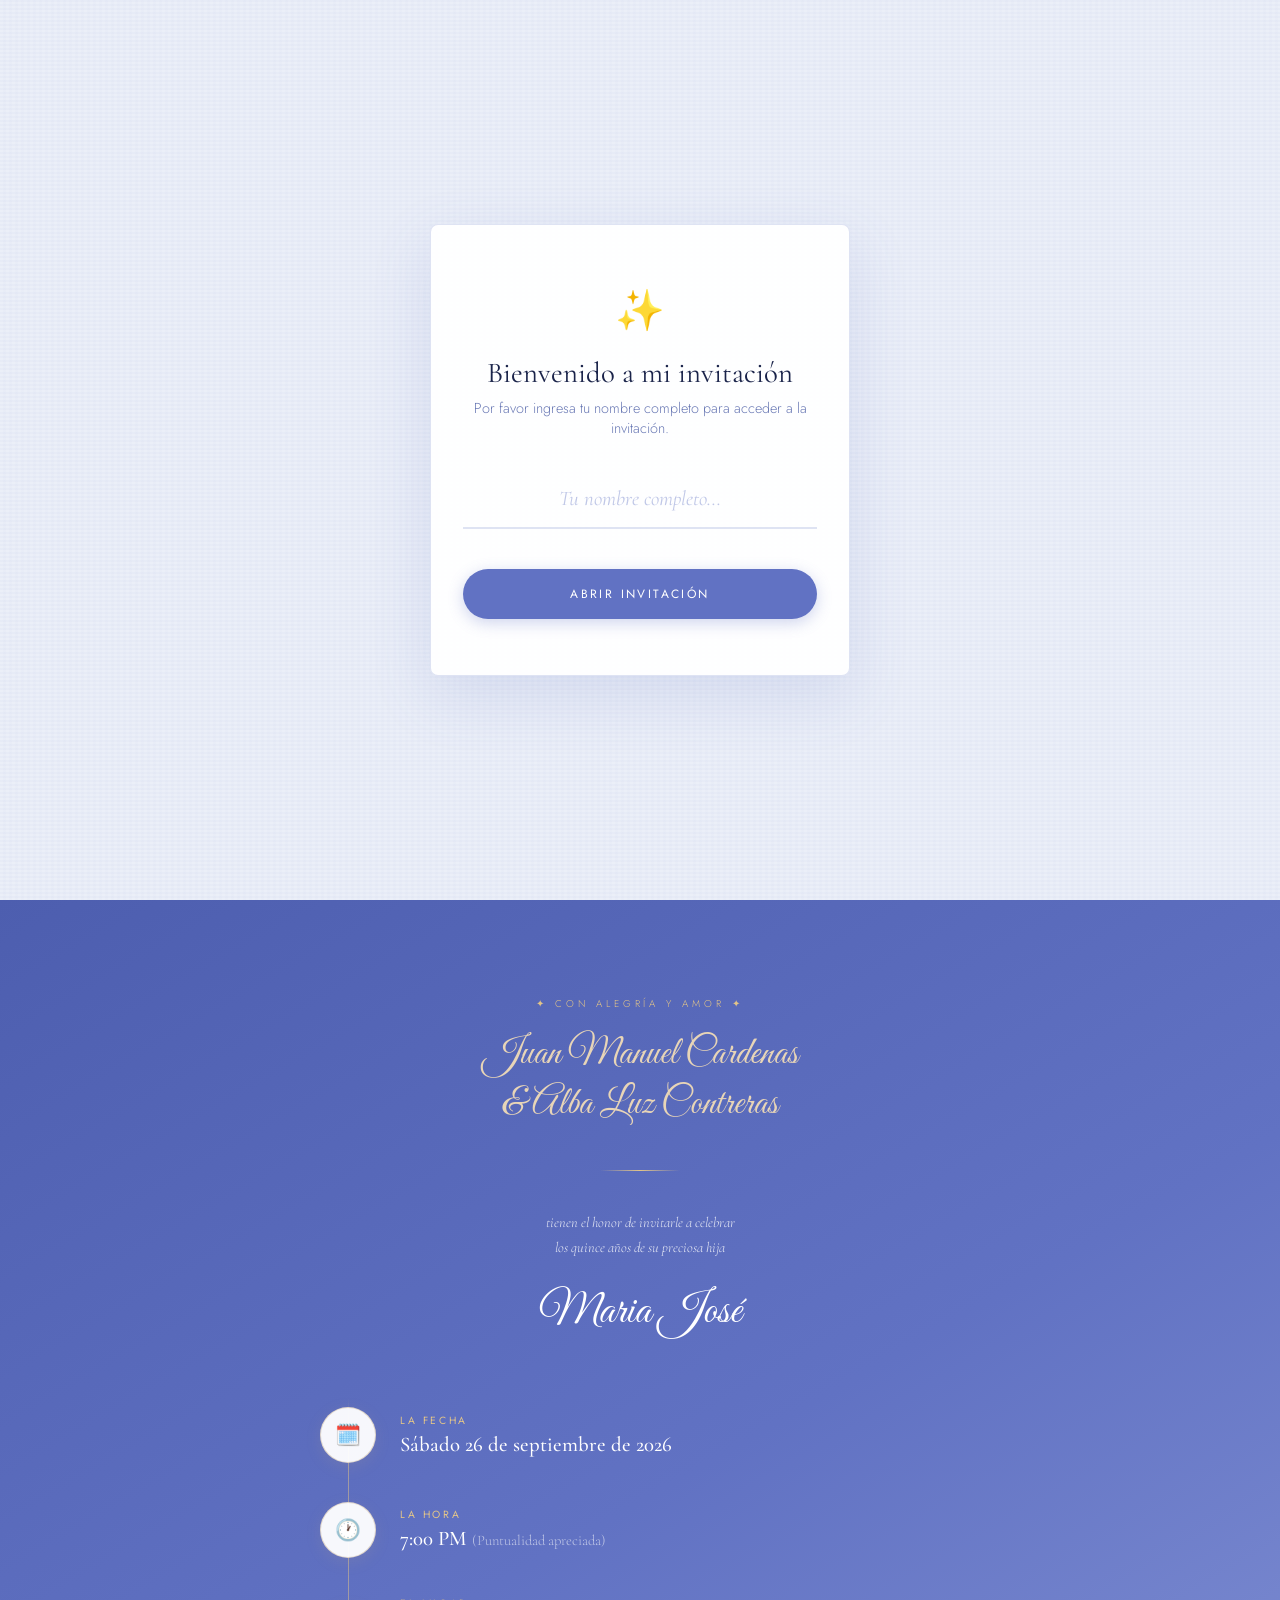
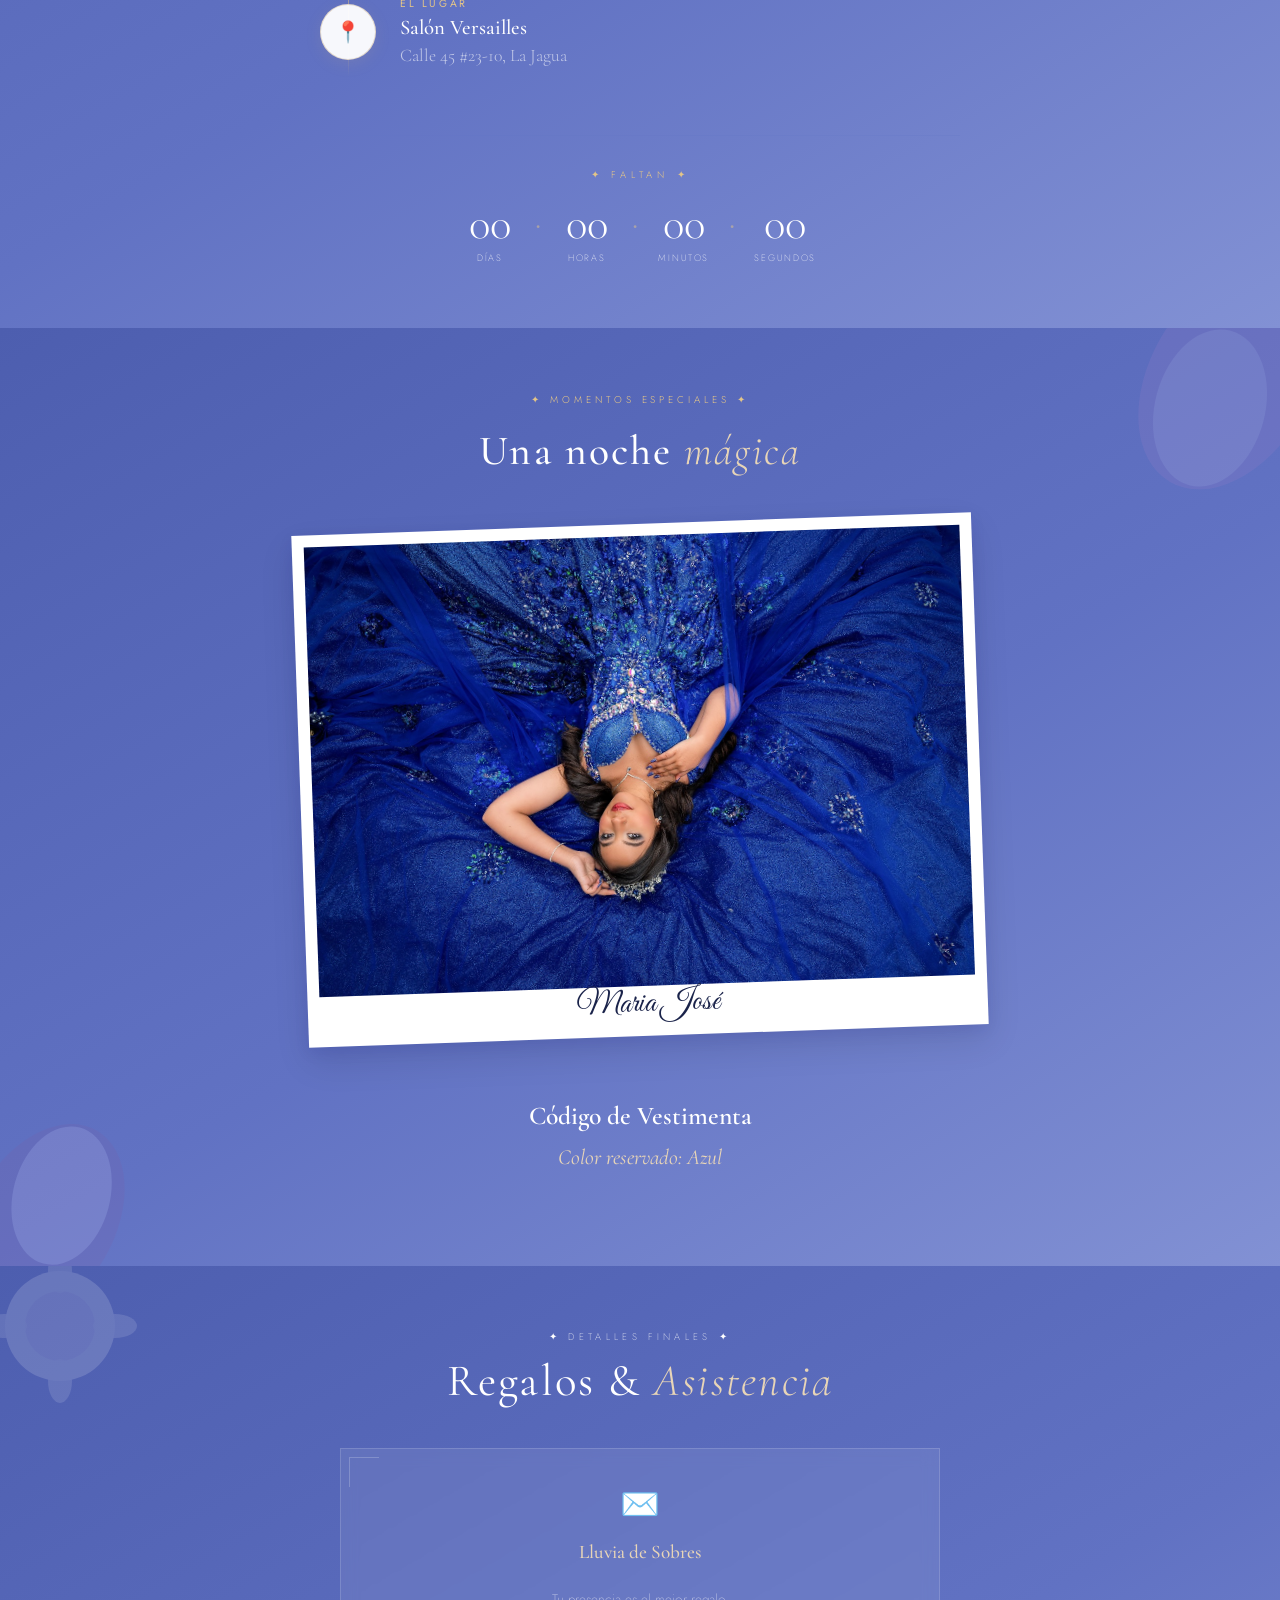
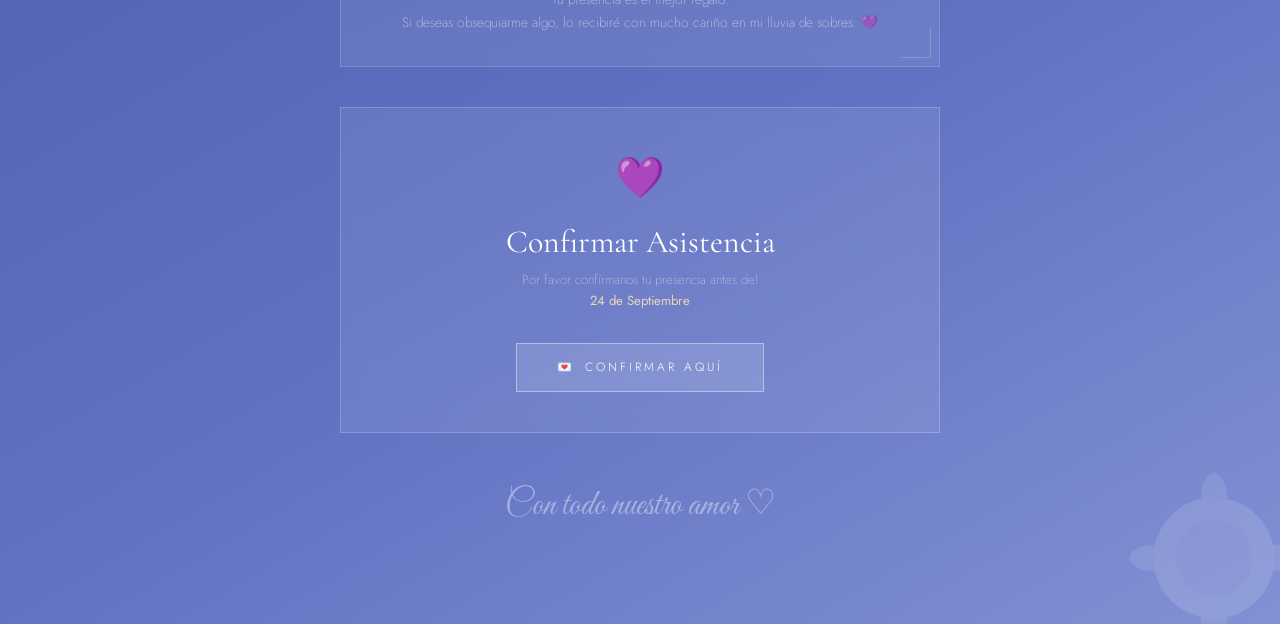
<file: index.html>
<!DOCTYPE html>
<html lang="es">

<head>
  <meta charset="UTF-8">
  <meta name="viewport" content="width=device-width, initial-scale=1.0">
  <meta name="description"
    content="Invitación a los XV Años de Maria José Cárdenas Contreras — Sábado 26 de Septiembre, 2026. Salón Versailles, La Jagua.">
  <title>Mis XV Años — Maria José Cárdenas Contreras</title>
  <link rel="shortcut icon" href="decor/mariposas.png" type="image/x-icon">
  <link rel="stylesheet" href="css/styles.css">
</head>

<body style="overflow: hidden;"> <!-- Start locked until welcome gate clears -->

  <!-- Welcome Gate Overlay -->
  <div class="welcome-gate" id="welcome-gate">
    <div class="welcome-gate-content">
      <div class="welcome-gate-icon">✨</div>
      <div class="welcome-gate-title">Bienvenido a mi invitación</div>
      <p class="welcome-gate-text">Por favor ingresa tu nombre completo para acceder a la invitación.</p>
      <div class="welcome-gate-form">
        <input type="text" id="gate-name-input" class="gate-input" placeholder="Tu nombre completo..."
          autocomplete="name">
        <p id="gate-error" style="display:none;color:#ff6b6b;font-size:0.75rem;margin-bottom:0.1rem;font-style:italic;">
          Debes ingresar tu nombre.</p>
        <button type="button" class="gate-btn" onclick="RSVPModule.unlockInvitation()">Abrir Invitación</button>
      </div>
    </div>
  </div>
  <!-- Global Fixed Frame -->
  <div class="global-floral-frame">
    <div class="floral-wrapper">
      <!-- Lado Superior Completo (Guirnalda Simétrica y Densa) -->
      <img src="decor/flor.png" class="flor flor-top-1" alt="">
      <img src="decor/flor.png" class="flor flor-top-2" alt="">
      <img src="decor/flor.png" class="flor flor-top-3" alt="">
      <img src="decor/flor.png" class="flor flor-top-4" alt="">

      <img src="decor/flor.png" class="flor flor-top-5" alt="">
      <img src="decor/flor.png" class="flor flor-top-6" alt="">
      <img src="decor/flor.png" class="flor flor-top-7" alt="">
      <img src="decor/flor.png" class="flor flor-top-8" alt="">

      <img src="decor/flor.png" class="flor flor-top-9" alt="">
      <img src="decor/flor.png" class="flor flor-top-10" alt="">
      <img src="decor/flor.png" class="flor flor-top-11" alt="">
      <img src="decor/flor.png" class="flor flor-top-12" alt="">

      <!-- Laterales -->
      <img src="decor/flor.png" class="flor flor-mid-left" alt="">
      <img src="decor/flor.png" class="flor flor-mid-right" alt="">

      <!-- Esquinas Inferiores (3 cada una) -->
      <img src="decor/flor.png" class="flor flor-bot-left-1" alt="">
      <img src="decor/flor.png" class="flor flor-bot-left-2" alt="">
      <img src="decor/flor.png" class="flor flor-bot-left-3" alt="">

      <img src="decor/flor.png" class="flor flor-bot-right-1" alt="">
      <img src="decor/flor.png" class="flor flor-bot-right-2" alt="">
      <img src="decor/flor.png" class="flor flor-bot-right-3" alt="">
    </div>

    <img src="decor/mariposas.png" class="mariposa mariposa-left" alt="">
    <img src="decor/mariposas.png" class="mariposa mariposa-right" alt="">
  </div>

  <div class="stack-wrapper">

    <!-- ══════════════════════════════════════════
       SECTION 1: COVER
  ══════════════════════════════════════════ -->
    <section class="stack-section" id="cover">

      <!-- Background florals -->
      <svg class="floral-bg-left" viewBox="0 0 200 400" fill="none" xmlns="http://www.w3.org/2000/svg">
        <ellipse cx="60" cy="200" rx="55" ry="90" fill="#C9B8E8" opacity="0.5" transform="rotate(-20 60 200)" />
        <ellipse cx="100" cy="150" rx="40" ry="70" fill="#9B7EC8" opacity="0.4" transform="rotate(15 100 150)" />
        <ellipse cx="40" cy="280" rx="45" ry="60" fill="#E8DFF6" opacity="0.5" transform="rotate(-30 40 280)" />
        <circle cx="80" cy="120" r="18" fill="#C4A882" opacity="0.3" />
        <circle cx="55" cy="300" r="12" fill="#C9B8E8" opacity="0.4" />
      </svg>
      <svg class="floral-bg-right" viewBox="0 0 200 400" fill="none" xmlns="http://www.w3.org/2000/svg">
        <ellipse cx="60" cy="200" rx="55" ry="90" fill="#C9B8E8" opacity="0.5" transform="rotate(-20 60 200)" />
        <ellipse cx="100" cy="150" rx="40" ry="70" fill="#9B7EC8" opacity="0.4" transform="rotate(15 100 150)" />
        <ellipse cx="40" cy="280" rx="45" ry="60" fill="#E8DFF6" opacity="0.5" transform="rotate(-30 40 280)" />
        <circle cx="80" cy="120" r="18" fill="#C4A882" opacity="0.3" />
        <circle cx="55" cy="300" r="12" fill="#C9B8E8" opacity="0.4" />
      </svg>

      <!-- Top floral arrangement -->
      <svg class="floral-top" viewBox="0 0 340 130" fill="none" xmlns="http://www.w3.org/2000/svg">
        <ellipse cx="80" cy="90" rx="30" ry="12" fill="#9B7EC8" opacity="0.35" transform="rotate(-40 80 90)" />
        <ellipse cx="260" cy="90" rx="30" ry="12" fill="#9B7EC8" opacity="0.35" transform="rotate(40 260 90)" />
        <ellipse cx="50" cy="70" rx="22" ry="9" fill="#C9B8E8" opacity="0.5" transform="rotate(-55 50 70)" />
        <ellipse cx="290" cy="70" rx="22" ry="9" fill="#C9B8E8" opacity="0.5" transform="rotate(55 290 70)" />
        <ellipse cx="120" cy="40" rx="18" ry="7" fill="#7B5EA7" opacity="0.3" transform="rotate(-20 120 40)" />
        <ellipse cx="220" cy="40" rx="18" ry="7" fill="#7B5EA7" opacity="0.3" transform="rotate(20 220 40)" />
        <circle cx="170" cy="28" r="22" fill="#C9B8E8" opacity="0.7" />
        <circle cx="170" cy="28" r="14" fill="#E8DFF6" opacity="0.9" />
        <circle cx="170" cy="28" r="6" fill="#C4A882" opacity="0.8" />
        <ellipse cx="170" cy="6" rx="8" ry="14" fill="#C9B8E8" opacity="0.6" />
        <ellipse cx="170" cy="50" rx="8" ry="14" fill="#C9B8E8" opacity="0.6" />
        <ellipse cx="148" cy="28" rx="14" ry="8" fill="#C9B8E8" opacity="0.6" />
        <ellipse cx="192" cy="28" rx="14" ry="8" fill="#C9B8E8" opacity="0.6" />
        <ellipse cx="154" cy="12" rx="10" ry="12" fill="#B8A0D8" opacity="0.5" transform="rotate(-45 154 12)" />
        <ellipse cx="186" cy="12" rx="10" ry="12" fill="#B8A0D8" opacity="0.5" transform="rotate(45 186 12)" />
        <ellipse cx="154" cy="44" rx="10" ry="12" fill="#B8A0D8" opacity="0.5" transform="rotate(45 154 44)" />
        <ellipse cx="186" cy="44" rx="10" ry="12" fill="#B8A0D8" opacity="0.5" transform="rotate(-45 186 44)" />
        <circle cx="95" cy="55" r="16" fill="#E8DFF6" opacity="0.7" />
        <circle cx="95" cy="55" r="9" fill="#C9B8E8" opacity="0.8" />
        <circle cx="95" cy="55" r="4" fill="#C4A882" opacity="0.7" />
        <circle cx="245" cy="55" r="16" fill="#E8DFF6" opacity="0.7" />
        <circle cx="245" cy="55" r="9" fill="#C9B8E8" opacity="0.8" />
        <circle cx="245" cy="55" r="4" fill="#C4A882" opacity="0.7" />
        <ellipse cx="130" cy="70" rx="8" ry="11" fill="#C9B8E8" opacity="0.6" transform="rotate(-10 130 70)" />
        <ellipse cx="210" cy="70" rx="8" ry="11" fill="#C9B8E8" opacity="0.6" transform="rotate(10 210 70)" />
        <circle cx="60" cy="100" r="4" fill="#C4A882" opacity="0.5" />
        <circle cx="75" cy="108" r="3" fill="#C4A882" opacity="0.4" />
        <circle cx="280" cy="100" r="4" fill="#C4A882" opacity="0.5" />
        <circle cx="265" cy="108" r="3" fill="#C4A882" opacity="0.4" />
        <path d="M148 118 L155 100 L162 110 L170 95 L178 110 L185 100 L192 118 Z" fill="none" stroke="#C4A882"
          stroke-width="1.2" opacity="0.5" />
      </svg>

      <!-- Bottom florals -->
      <svg class="floral-bl" viewBox="0 0 180 140" fill="none" xmlns="http://www.w3.org/2000/svg">
        <ellipse cx="30" cy="120" rx="25" ry="10" fill="#9B7EC8" opacity="0.4" transform="rotate(-30 30 120)" />
        <ellipse cx="70" cy="100" rx="35" ry="14" fill="#C9B8E8" opacity="0.5" transform="rotate(-15 70 100)" />
        <ellipse cx="50" cy="80" rx="28" ry="11" fill="#7B5EA7" opacity="0.3" transform="rotate(-45 50 80)" />
        <circle cx="90" cy="70" r="20" fill="#E8DFF6" opacity="0.6" />
        <circle cx="90" cy="70" r="11" fill="#C9B8E8" opacity="0.7" />
        <circle cx="90" cy="70" r="5" fill="#C4A882" opacity="0.7" />
        <ellipse cx="90" cy="50" rx="7" ry="12" fill="#C9B8E8" opacity="0.5" />
        <ellipse cx="90" cy="90" rx="7" ry="12" fill="#C9B8E8" opacity="0.5" />
        <ellipse cx="70" cy="70" rx="12" ry="7" fill="#C9B8E8" opacity="0.5" />
        <ellipse cx="110" cy="70" rx="12" ry="7" fill="#C9B8E8" opacity="0.5" />
        <circle cx="140" cy="90" r="14" fill="#E8DFF6" opacity="0.5" />
        <circle cx="140" cy="90" r="7" fill="#C9B8E8" opacity="0.6" />
        <circle cx="140" cy="90" r="3" fill="#C4A882" opacity="0.6" />
      </svg>
      <svg class="floral-br" viewBox="0 0 180 140" fill="none" xmlns="http://www.w3.org/2000/svg">
        <ellipse cx="30" cy="120" rx="25" ry="10" fill="#9B7EC8" opacity="0.4" transform="rotate(-30 30 120)" />
        <ellipse cx="70" cy="100" rx="35" ry="14" fill="#C9B8E8" opacity="0.5" transform="rotate(-15 70 100)" />
        <ellipse cx="50" cy="80" rx="28" ry="11" fill="#7B5EA7" opacity="0.3" transform="rotate(-45 50 80)" />
        <circle cx="90" cy="70" r="20" fill="#E8DFF6" opacity="0.6" />
        <circle cx="90" cy="70" r="11" fill="#C9B8E8" opacity="0.7" />
        <circle cx="90" cy="70" r="5" fill="#C4A882" opacity="0.7" />
        <ellipse cx="90" cy="50" rx="7" ry="12" fill="#C9B8E8" opacity="0.5" />
        <ellipse cx="90" cy="90" rx="7" ry="12" fill="#C9B8E8" opacity="0.5" />
        <ellipse cx="70" cy="70" rx="12" ry="7" fill="#C9B8E8" opacity="0.5" />
        <ellipse cx="110" cy="70" rx="12" ry="7" fill="#C9B8E8" opacity="0.5" />
        <circle cx="140" cy="90" r="14" fill="#E8DFF6" opacity="0.5" />
        <circle cx="140" cy="90" r="7" fill="#C9B8E8" opacity="0.6" />
        <circle cx="140" cy="90" r="3" fill="#C4A882" opacity="0.6" />
      </svg>

      <!-- Cover content -->
      <div class="cover-inner">
        <p class="cover-eyebrow">✦ Una invitación especial ✦</p>
        <p class="cover-welcome">
          Hay momentos inolvidables que<br>
          se graban en el corazón para siempre…
        </p>
        <div class="cover-divider">
          <div class="divider-diamond"></div>
        </div>
        <h1 class="cover-title">
          <span>Mis</span>
          XV Años
        </h1>
        <p class="cover-name">Maria José Cárdenas Contreras</p>
        <div class="cover-scroll-hint">
          <span>Desliza</span>
          <div class="scroll-arrow"></div>
        </div>
      </div>
    </section>

    <!-- ══════════════════════════════════════════
       SECTION 2: DETAILS
  ══════════════════════════════════════════ -->
    <section class="stack-section" id="details">

      <div class="details-inner">
        <span class="section-tag" style="margin-top:2rem">✦ Con alegría y amor ✦</span>

        <p class="parents-names">Juan Manuel Cardenas<br>&amp; Alba Luz Contreras</p>

        <div class="details-divider"></div>

        <p
          style="font-family:'Cormorant Garamond',serif;font-style:italic;font-size:0.9rem;color:rgba(255, 255, 255, 0.85);margin-bottom:1.5rem;font-weight:300;line-height:1.7;text-align:center;">
          tienen el honor de invitarle a celebrar<br>los quince años de su preciosa hija
        </p>
        <p style="font-family:'Great Vibes',cursive;font-size:2.8rem;color:white;margin-bottom:3rem;text-align:center;">
          Maria José</p>

        <!-- Linetime style Date & Location -->
        <div class="linetime">
          <div class="linetime-item">
            <div class="linetime-icon">🗓️</div>
            <div class="linetime-content">
              <div class="linetime-label">La Fecha</div>
              <div class="linetime-value">Sábado 26 de septiembre de 2026</div>
            </div>
          </div>
          <div class="linetime-item">
            <div class="linetime-icon">🕐</div>
            <div class="linetime-content">
              <div class="linetime-label">La Hora</div>
              <div class="linetime-value">7:00 PM <span
                  style="font-size:0.7em;color:rgba(255,255,255,0.6);font-weight:300;">(Puntualidad apreciada)</span>
              </div>
            </div>
          </div>
          <div class="linetime-item last">
            <div class="linetime-icon">📍</div>
            <div class="linetime-content">
              <div class="linetime-label">El Lugar</div>
              <div class="linetime-value">Salón Versailles<br><span
                  style="font-size:0.85em;color:rgba(255,255,255,0.6);font-weight:300;">Calle 45 #23-10, La Jagua</span>
              </div>
            </div>
          </div>
        </div>

        <!-- Countdown directly under linetime -->
        <div class="countdown-wrap">
          <div class="countdown-label">✦ Faltan ✦</div>
          <div class="countdown-grid">
            <div class="countdown-unit">
              <span class="countdown-num" id="cd-days">00</span>
              <div class="countdown-sub">Días</div>
            </div>
            <div class="countdown-sep">·</div>
            <div class="countdown-unit">
              <span class="countdown-num" id="cd-hours">00</span>
              <div class="countdown-sub">Horas</div>
            </div>
            <div class="countdown-sep">·</div>
            <div class="countdown-unit">
              <span class="countdown-num" id="cd-mins">00</span>
              <div class="countdown-sub">Minutos</div>
            </div>
            <div class="countdown-sep">·</div>
            <div class="countdown-unit">
              <span class="countdown-num" id="cd-secs">00</span>
              <div class="countdown-sub">Segundos</div>
            </div>
          </div>
        </div>
      </div>
    </section>

    <!-- ══════════════════════════════════════════
       SECTION 3: GALLERY & ITINERARY
  ══════════════════════════════════════════ -->
    <section class="stack-section" id="gallery">
      <svg style="position:absolute;top:0;right:0;width:250px;opacity:0.2" viewBox="0 0 250 250" fill="none"
        xmlns="http://www.w3.org/2000/svg">
        <ellipse cx="200" cy="50" rx="80" ry="120" fill="#9B7EC8" transform="rotate(30 200 50)" />
        <ellipse cx="180" cy="80" rx="55" ry="80" fill="#C9B8E8" transform="rotate(15 180 80)" />
      </svg>
      <svg style="position:absolute;bottom:0;left:0;width:220px;opacity:0.2;transform:rotate(180deg)"
        viewBox="0 0 250 250" fill="none" xmlns="http://www.w3.org/2000/svg">
        <ellipse cx="200" cy="50" rx="80" ry="120" fill="#7B5EA7" transform="rotate(30 200 50)" />
        <ellipse cx="180" cy="80" rx="55" ry="80" fill="#C9B8E8" transform="rotate(15 180 80)" />
      </svg>

      <div class="gallery-inner">
        <div class="section-header">
          <span class="section-tag" style="color:var(--gold)">✦ Momentos especiales ✦</span>
          <h2 class="section-title">Una noche <em>mágica</em></h2>
        </div>

        <!-- Photo of the quinceañera -->
        <div class="photo-frame" id="gallery-photo">
          <img src="foto-maria.jpg" alt="Foto de Maria José Cárdenas Contreras — Quinceañera">
          <div class="photo-frame-overlay">
            <div class="photo-frame-name">Maria José</div>
          </div>
        </div>

        <!-- Itinerary removed as requested -->

        <!-- Elegantly styled dress code -->
        <div class="dresscode-block" style="text-align:center;margin-top:4rem;margin-bottom:2rem;">
          <h3
            style="font-family:'Cormorant Garamond',serif;font-size:1.6rem;color:white;font-weight:600;margin-bottom:0.5rem">
            Código de Vestimenta</h3>
          <p
            style="font-family:'Cormorant Garamond',serif;font-style:italic;font-size:1.35rem;color:var(--gold-light);margin-top:0.8rem;">
            Color reservado: Azul
          </p>
        </div>

      </div>
    </section>

    <!-- ══════════════════════════════════════════
       SECTION 4: GIFTS & RSVP
  ══════════════════════════════════════════ -->
    <section class="stack-section" id="rsvp-section">
      <svg style="position:absolute;top:0;left:0;width:200px;opacity:0.15" viewBox="0 0 200 200" fill="none">
        <circle cx="60" cy="60" r="55" fill="white" />
        <circle cx="60" cy="60" r="35" fill="#E8DFF6" />
        <ellipse cx="60" cy="5" rx="12" ry="22" fill="white" opacity="0.8" />
        <ellipse cx="60" cy="115" rx="12" ry="22" fill="white" opacity="0.8" />
        <ellipse cx="5" cy="60" rx="22" ry="12" fill="white" opacity="0.8" />
        <ellipse cx="115" cy="60" rx="22" ry="12" fill="white" opacity="0.8" />
      </svg>
      <svg style="position:absolute;bottom:0;right:0;width:220px;opacity:0.12;transform:rotate(180deg)"
        viewBox="0 0 200 200" fill="none">
        <circle cx="60" cy="60" r="55" fill="white" />
        <circle cx="60" cy="60" r="35" fill="#E8DFF6" />
        <ellipse cx="60" cy="5" rx="12" ry="22" fill="white" opacity="0.8" />
        <ellipse cx="60" cy="115" rx="12" ry="22" fill="white" opacity="0.8" />
        <ellipse cx="5" cy="60" rx="22" ry="12" fill="white" opacity="0.8" />
        <ellipse cx="115" cy="60" rx="22" ry="12" fill="white" opacity="0.8" />
      </svg>

      <div class="rsvp-inner">
        <span class="rsvp-section-tag">✦ Detalles finales ✦</span>
        <h2 class="rsvp-section-title">Regalos &amp; <em>Asistencia</em></h2>

        <!-- Gifts -->
        <div class="gifts-card">
          <span class="gifts-emoji">✉️</span>
          <div class="gifts-title">Lluvia de Sobres</div>
          <p class="gifts-text" style="margin-top:1.5rem;font-size:0.85rem">
            Tu presencia es el mejor regalo.<br>
            Si deseas obsequiarme algo, lo recibiré con mucho cariño en mi lluvia de sobres. 💜
          </p>
        </div>

        <!-- RSVP section-4 card -->
        <div class="rsvp-card" id="rsvp-card">
          <!-- State 0: Initial -->
          <div class="rsvp-state" id="rsvp-init">
            <span class="rsvp-heart">💜</span>
            <h3 class="rsvp-title">Confirmar Asistencia</h3>
            <p class="rsvp-subtitle">
              Por favor confírmanos tu presencia antes del<br>
              <strong style="color:var(--gold-light);font-weight:400">24 de Septiembre</strong>
            </p>
            <button class="rsvp-btn-main" onclick="RSVPModule.openRSVP()">
              <span>💌</span>
              <span>Confirmar aquí</span>
            </button>
          </div>

          <!-- State 1: Choices -->
          <div class="rsvp-choices" id="rsvp-choices">
            <p
              style="font-family:'Cormorant Garamond',serif;font-style:italic;font-size:1.2rem;color:rgba(255,255,255,0.9);margin-bottom:1rem">
              ¿Podrás acompañarnos?</p>
            <button class="rsvp-choice-btn rsvp-yes" onclick="RSVPModule.confirmRSVP(true)">
              <span id="heart-icon" style="font-size:1.2rem;transition:transform 0.3s">🤍</span>
              <span>Asistiremos con mucho gusto</span>
            </button>
            <button class="rsvp-choice-btn rsvp-no" onclick="RSVPModule.confirmRSVP(false)">
              <span>📩</span>
              <span>No podré asistir</span>
            </button>
          </div>

          <!-- State 3: Companions Form (new flow for YES) -->
          <div id="rsvp-companions-form"
            style="display:none; transition:opacity 0.4s ease; opacity:0; text-align:center;">
            <p style="font-family:'Cormorant Garamond',serif;font-size:1.15rem;color:white;margin-bottom:0.8rem">Serás
              bienvenido, <strong id="final-rsvp-name-display" style="color:var(--gold-light)"></strong>.</p>
            <div
              style="background:rgba(255,255,255,0.1); border:1px solid rgba(255,255,255,0.2); padding:1.2rem; border-radius:4px; margin-bottom:1.2rem">
              <label
                style="display:block; font-family:'Jost',sans-serif; color:rgba(255,255,255,0.8); font-size:0.8rem; letter-spacing:0.1em; text-transform:uppercase; margin-bottom:0.8rem">Acompañantes
                adicionales:</label>
              <input type="number" id="final-rsvp-companions" value="0" min="0" max="10"
                style="width:70px; background:white; color:var(--text-dark); border:none; padding:0.6rem; text-align:center; font-size:1rem; border-radius:4px; font-weight:600">
            </div>
            <button id="final-rsvp-submit-btn" class="rsvp-btn-main" onclick="RSVPModule.submitCompanions()"
              style="width:100%">
              Confirmar mi asistencia
            </button>
          </div>

          <!-- State 2: Confirmation -->
          <div class="rsvp-confirm" id="rsvp-confirmed">
            <div class="confetti-container" id="confetti-container"></div>
            <span class="rsvp-confirm-icon" id="confirm-icon">🎉</span>
            <div class="rsvp-confirm-title yes" id="confirm-title">¡Qué alegría!</div>
            <p class="rsvp-confirm-msg" id="confirm-msg">
              Te esperamos con los brazos abiertos.<br>
              ¡Será una noche inolvidable juntos!
            </p>
            <div
              style="margin-top:1.5rem;opacity:0.5;font-size:0.7rem;letter-spacing:0.3em;text-transform:uppercase;color:white">
              ✦ ¡Hasta pronto, Maria José! ✦</div>
          </div>
        </div>

        <div class="footer-note">Con todo nuestro amor ♡</div>
      </div>
    </section>

  </div><!-- .stack-wrapper -->

  <!-- ── Modules (SOLID: each file has one responsibility) ── -->
  <script src="js/rsvp.js"></script>
  <script src="js/countdown.js"></script>
  <script src="js/animations.js"></script>

</body>

</html>
</file>
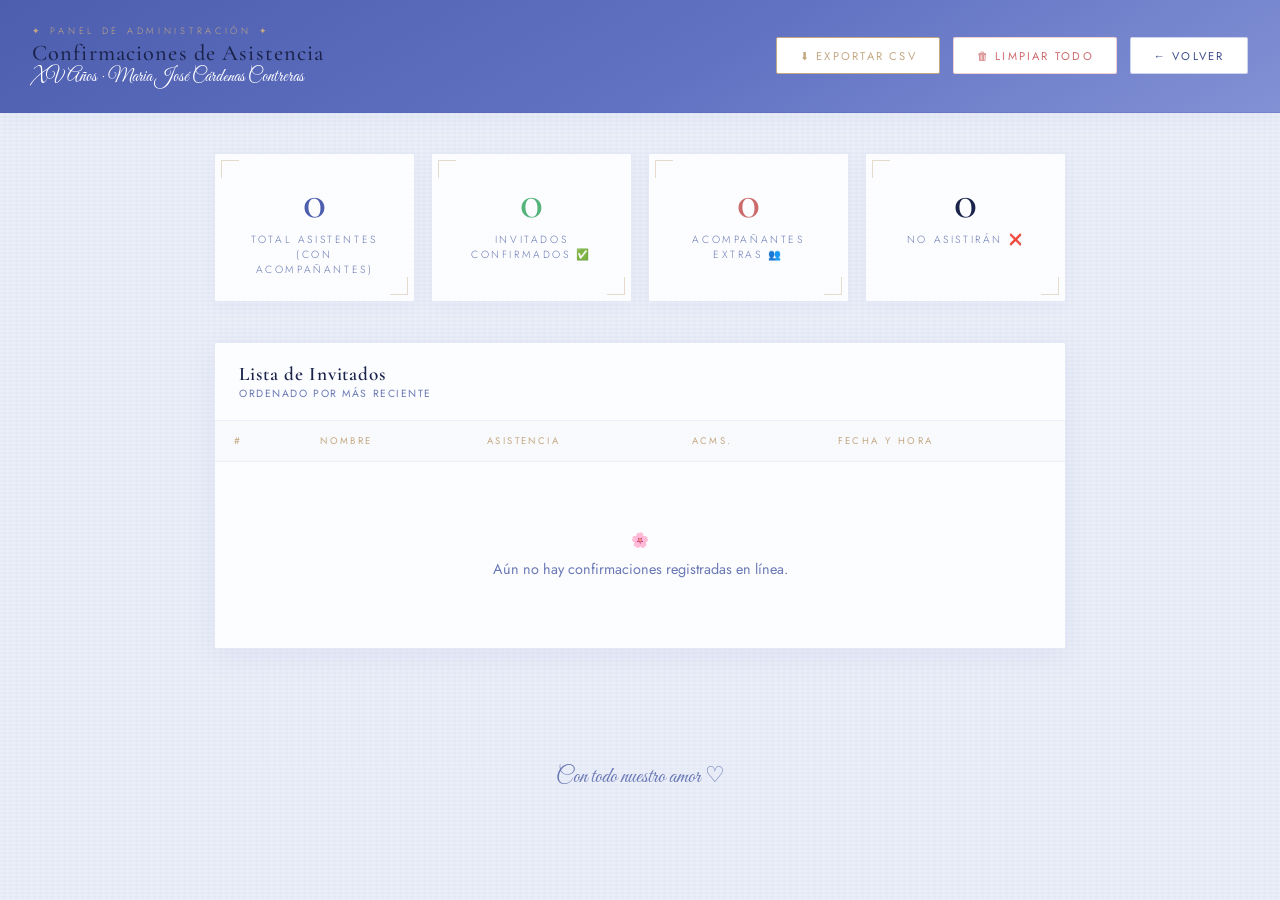
<file: admin.html>
<!DOCTYPE html>
<html lang="es">

<head>
  <meta charset="UTF-8">
  <meta name="viewport" content="width=device-width, initial-scale=1.0">
  <meta name="robots" content="noindex, nofollow">
  <title>Administración — XV Años Maria José</title>
  <link rel="shortcut icon" href="decor/mariposas.png" type="image/x-icon">
  <link rel="stylesheet" href="css/admin.css">
</head>

<body>

  <!-- ─── HEADER ─── -->
  <header class="admin-header">
    <div class="admin-header-brand">
      <span class="admin-header-eyebrow">✦ Panel de administración ✦</span>
      <div class="admin-header-title">Confirmaciones de Asistencia</div>
      <div class="admin-header-name">XV Años · Maria José Cárdenas Contreras</div>
    </div>
    <div class="admin-header-actions">
      <button class="admin-btn admin-btn-export" onclick="AdminModule.exportCSV()">
        ⬇ Exportar CSV
      </button>
      <button class="admin-btn admin-btn-clear" onclick="AdminModule.clearAll()">
        🗑 Limpiar todo
      </button>
      <a href="index.html" class="admin-btn admin-btn-back">
        ← Volver
      </a>
    </div>
  </header>

  <!-- ─── MAIN ─── -->
  <main class="admin-main">

    <!-- Summary cards -->
    <div class="admin-summary">
      <div class="admin-stat-card">
        <div class="admin-stat-value" id="admin-total-persons">0</div>
        <div class="admin-stat-label">Total Asistentes (con Acompañantes)</div>
      </div>
      <div class="admin-stat-card">
        <div class="admin-stat-value" id="admin-attending">0</div>
        <div class="admin-stat-label">Invitados Confirmados ✅</div>
      </div>
      <div class="admin-stat-card">
        <div class="admin-stat-value" id="admin-companions">0</div>
        <div class="admin-stat-label">Acompañantes Extras 👥</div>
      </div>
      <div class="admin-stat-card">
        <div class="admin-stat-value" id="admin-absent">0</div>
        <div class="admin-stat-label">No asistirán ❌</div>
      </div>
    </div>

    <!-- Confirmations table -->
    <div class="admin-table-wrap">
      <div class="admin-table-header">
        <div>
          <div class="admin-table-title">Lista de Invitados</div>
          <div class="admin-table-subtitle">Ordenado por más reciente</div>
        </div>
      </div>

      <table aria-label="Tabla de confirmaciones de asistencia">
        <thead>
          <tr>
            <th>#</th>
            <th>Nombre</th>
            <th>Asistencia</th>
            <th>Acms.</th>
            <th>Fecha y Hora</th>
          </tr>
        </thead>
        <tbody id="admin-tbody">
          <!-- Rendered by admin.js -->
        </tbody>
      </table>
    </div>

  </main>

  <!-- ─── CONFIRM CLEAR DIALOG ─── -->
  <div class="admin-confirm-dialog" id="admin-confirm-dialog" role="dialog" aria-modal="true"
    aria-labelledby="dialog-title">
    <div class="admin-dialog-box">
      <span class="admin-dialog-icon">⚠️</span>
      <div class="admin-dialog-title" id="dialog-title">¿Borrar todas las confirmaciones?</div>
      <p class="admin-dialog-msg">
        Esta acción eliminará permanentemente todos los datos de confirmación.
        No se puede deshacer.
      </p>
      <div class="admin-dialog-btns">
        <button class="admin-btn admin-btn-confirm-yes" onclick="AdminModule.confirmClear()">
          Sí, borrar todo
        </button>
        <button class="admin-btn admin-btn-confirm-no" onclick="AdminModule.cancelClear()">
          Cancelar
        </button>
      </div>
    </div>
  </div>

  <!-- ─── FOOTER ─── -->
  <footer class="admin-footer">Con todo nuestro amor ♡</footer>

  <script src="js/admin.js"></script>
</body>

</html>
</file>
<file: css/styles.css>
/* styles.css — Invitation styles for index.html */

@import url('https://fonts.googleapis.com/css2?family=Cormorant+Garamond:ital,wght@0,300;0,400;0,500;0,600;1,300;1,400&family=Great+Vibes&family=Jost:wght@200;300;400&display=swap');

:root {
  --lavender: #C2CBE8;
  --lavender-light: #DFE5F2;
  --lavender-deep: #8291D4;
  --purple: #6172C3;
  /* main accent / brand */
  --purple-dark: #4D5EAF;
  /* darker brand */
  --bg-main: #EBEFF8;
  /* main body background */
  --bg-light: #F5F7FB;
  /* lightest gradient point */
  --bg-dark: #DFE5F2;
  /* darkest block background point */
  --cream: #FDFDFE;
  --cream-warm: #F5F7FB;
  --gold: #E3C588;
  --gold-light: #E8D5B7;
  --text-dark: #1A234A;
  /* very readable dark text */
  --text-mid: #3C4B8A;
  --text-soft: #6A79B5;
  --white: #FFFFFF;
}

*,
*::before,
*::after {
  margin: 0;
  padding: 0;
  box-sizing: border-box;
}

html {
  scroll-behavior: smooth;
}

body {
  font-family: 'Jost', sans-serif;
  background: var(--bg-main);
  color: var(--text-dark);
  overflow-x: hidden;
}

/* ─── LINEN TEXTURE OVERLAY ─── */
body::before {
  content: '';
  position: fixed;
  inset: 0;
  background-image:
    repeating-linear-gradient(0deg, transparent, transparent 2px, rgba(180, 160, 200, 0.03) 2px, rgba(180, 160, 200, 0.03) 4px),
    repeating-linear-gradient(90deg, transparent, transparent 3px, rgba(180, 160, 200, 0.02) 3px, rgba(180, 160, 200, 0.02) 6px);
  pointer-events: none;
  z-index: 9999;
}

/* ─── SECTIONS (normal scroll — no sticky) ─── */
.stack-wrapper {
  position: relative;
}

.stack-section {
  background: linear-gradient(150deg, var(--purple-dark) 0%, var(--purple) 55%, var(--lavender-deep) 100%);
  position: relative;
  width: 100%;
  min-height: 100vh;
  overflow: hidden;
}

/* ─── SECTION 1: COVER ─── */
#cover {
  display: flex;
  flex-direction: column;
  align-items: center;
  justify-content: center;
  padding: 2rem;
}

.cover-inner {
  text-align: center;
  max-width: 520px;
  position: relative;
  z-index: 2;
}

.cover-eyebrow {
  font-family: 'Jost', sans-serif;
  font-weight: 200;
  font-size: 0.7rem;
  letter-spacing: 0.35em;
  text-transform: uppercase;
  color: var(--gold);
  margin-bottom: 1.5rem;
  opacity: 0;
  animation: fadeUp 1s cubic-bezier(0.34, 1.56, 0.64, 1) 0.3s forwards;
}

.cover-welcome {
  font-family: 'Cormorant Garamond', serif;
  font-style: italic;
  font-weight: 300;
  font-size: clamp(1rem, 2.5vw, 1.2rem);
  color: rgba(255, 255, 255, 0.85);
  line-height: 1.7;
  margin-bottom: 1.8rem;
  opacity: 0;
  animation: fadeUp 1s cubic-bezier(0.34, 1.56, 0.64, 1) 0.55s forwards;
}

.cover-divider {
  display: flex;
  align-items: center;
  justify-content: center;
  gap: 1rem;
  margin-bottom: 1.5rem;
  opacity: 0;
  animation: fadeUp 1s cubic-bezier(0.34, 1.56, 0.64, 1) 0.7s forwards;
}

.cover-divider::before,
.cover-divider::after {
  content: '';
  height: 1px;
  width: 60px;
  background: linear-gradient(90deg, transparent, var(--gold));
}

.cover-divider::after {
  background: linear-gradient(90deg, var(--gold), transparent);
}

.divider-diamond {
  width: 6px;
  height: 6px;
  background: var(--gold);
  transform: rotate(45deg);
}

.cover-title {
  font-family: 'Cormorant Garamond', serif;
  font-weight: 600;
  font-size: clamp(2.8rem, 8vw, 4.5rem);
  letter-spacing: 0.08em;
  color: #ffffff;
  line-height: 0.95;
  margin-bottom: 0.5rem;
  opacity: 0;
  animation: fadeUp 1.1s cubic-bezier(0.34, 1.56, 0.64, 1) 0.9s forwards;
}

.cover-title span {
  display: block;
  font-size: 0.7em;
  letter-spacing: 0.2em;
  font-weight: 400;
  color: rgba(255, 255, 255, 0.75);
  margin-bottom: 0.3em;
}

.cover-name {
  font-family: 'Great Vibes', cursive;
  font-size: clamp(3rem, 9vw, 5rem);
  color: var(--gold-light);
  margin: 0.8rem 0 2rem;
  opacity: 0;
  animation: fadeUp 1.1s cubic-bezier(0.34, 1.56, 0.64, 1) 1.1s forwards;
}

.cover-scroll-hint {
  display: flex;
  flex-direction: column;
  align-items: center;
  gap: 0.4rem;
  opacity: 0;
  animation: fadeUp 1s ease 2s forwards;
}

.cover-scroll-hint span {
  font-size: 0.65rem;
  letter-spacing: 0.3em;
  text-transform: uppercase;
  color: rgba(255, 255, 255, 0.6);
}

.scroll-arrow {
  width: 20px;
  height: 20px;
  border-right: 1.5px solid rgba(255, 255, 255, 0.6);
  border-bottom: 1.5px solid rgba(255, 255, 255, 0.6);
  transform: rotate(45deg);
  animation: bounce 1.5s ease infinite;
}

/* ─── FLORAL DECORATIONS ─── */
.floral-top {
  position: absolute;
  top: -10px;
  left: 50%;
  transform: translateX(-50%);
  width: 340px;
  animation: sway 6s ease-in-out infinite;
  transform-origin: center top;
}

.floral-bl {
  position: absolute;
  bottom: 10px;
  left: -20px;
  width: 180px;
  opacity: 0.6;
  animation: sway 8s ease-in-out infinite reverse;
  transform-origin: bottom left;
}

.floral-br {
  position: absolute;
  bottom: 10px;
  right: -20px;
  width: 180px;
  opacity: 0.6;
  transform: scaleX(-1);
  animation: sway 7s ease-in-out 1s infinite;
  transform-origin: bottom right;
}

.floral-bg-left {
  position: absolute;
  left: -60px;
  top: 50%;
  transform: translateY(-50%);
  width: 220px;
  opacity: 0.18;
}

.floral-bg-right {
  position: absolute;
  right: -60px;
  top: 50%;
  transform: translateY(-50%) scaleX(-1);
  width: 220px;
  opacity: 0.18;
}

/* ─── GLOBAL FIXED FLORAL FRAME ─── */
.global-floral-frame {
  --f-size: clamp(130px, 35vw, 260px);
  /* Variable maestra de tamaño responsivo */
  position: fixed;
  inset: 0;
  width: 100vw;
  height: 100vh;
  pointer-events: none;
  z-index: 50;
  /* Over the content but under gate */
  overflow: hidden;
}

.floral-wrapper {
  position: absolute;
  inset: 0;
  width: 100vw;
  height: 100vh;
  transition: transform 0.5s ease;
}

/* Invertir el marco en pantallas anchas (Landscape) para no tapar contenido central */
@media (min-aspect-ratio: 1/1) {
  .floral-wrapper {
    transform: rotate(180deg);
  }
}

.flor {
  position: absolute;
  width: var(--f-size);
  filter: drop-shadow(0 10px 15px rgba(0, 0, 0, 0.3));
  transition: transform 0.5s ease;
}

/* Construyendo el marco arriba (12 flores simétricas) */
/* Nivel trasero (más arriba para tapar fondo por completo) */
.flor-top-1 {
  top: calc(var(--f-size) * -0.6);
  left: -10vw;
  transform: rotate(135deg) scale(1.3);
  z-index: 1;
}

.flor-top-2 {
  top: calc(var(--f-size) * -0.65);
  left: 15vw;
  transform: rotate(160deg) scale(1.2);
  z-index: 1;
}

.flor-top-3 {
  top: calc(var(--f-size) * -0.7);
  left: 40vw;
  transform: rotate(185deg) scale(1.2);
  z-index: 1;
}

.flor-top-4 {
  top: calc(var(--f-size) * -0.7);
  right: 40vw;
  transform: scaleX(-1) rotate(185deg) scale(1.2);
  z-index: 1;
}

.flor-top-5 {
  top: calc(var(--f-size) * -0.65);
  right: 15vw;
  transform: scaleX(-1) rotate(160deg) scale(1.2);
  z-index: 1;
}

.flor-top-6 {
  top: calc(var(--f-size) * -0.6);
  right: -10vw;
  transform: scaleX(-1) rotate(135deg) scale(1.3);
  z-index: 1;
}

/* Nivel delantero (cuelgan por debajo para volumen) */
.flor-top-7 {
  top: calc(var(--f-size) * -0.35);
  left: -5vw;
  transform: rotate(110deg) scale(0.9);
  z-index: 2;
}

.flor-top-8 {
  top: calc(var(--f-size) * -0.4);
  left: 28vw;
  transform: rotate(140deg) scale(0.85);
  z-index: 3;
}

.flor-top-9 {
  top: calc(var(--f-size) * -0.45);
  left: 50vw;
  transform: translateX(-50%) rotate(180deg) scale(0.8);
  z-index: 2;
}

/* Centro exacto solapado */

.flor-top-10 {
  top: calc(var(--f-size) * -0.45);
  right: 50vw;
  transform: translateX(50%) scaleX(-1) rotate(180deg) scale(0.8);
  z-index: 3;
}

.flor-top-11 {
  top: calc(var(--f-size) * -0.4);
  right: 28vw;
  transform: scaleX(-1) rotate(140deg) scale(0.85);
  z-index: 3;
}

.flor-top-12 {
  top: calc(var(--f-size) * -0.35);
  right: -5vw;
  transform: scaleX(-1) rotate(110deg) scale(0.9);
  z-index: 2;
}

/* Laterales */
.flor-mid-left {
  top: 35vh;
  left: calc(var(--f-size) * -0.4);
  transform: rotate(90deg) scale(0.6);
}

.flor-mid-right {
  top: 45vh;
  right: calc(var(--f-size) * -0.4);
  transform: rotate(-90deg) scale(0.6);
}

/* Ocultar laterales en pantallas verticales (móvil) */
@media (max-aspect-ratio: 1/1) {

  .flor-mid-left,
  .flor-mid-right {
    display: none;
  }
}

/* Construyendo esquinas inferiores (3 por esquina) */
/* Esquina Izquierda */
.flor-bot-left-1 {
  bottom: calc(var(--f-size) * -0.5);
  left: -5vw;
  transform: rotate(45deg) scale(1.15);
  z-index: 1;
}

.flor-bot-left-2 {
  bottom: calc(var(--f-size) * -0.2);
  left: calc(var(--f-size) * -0.3);
  transform: rotate(80deg) scale(0.9);
  z-index: 2;
}

.flor-bot-left-3 {
  bottom: calc(var(--f-size) * -0.6);
  left: calc(var(--f-size) * 0.4);
  transform: rotate(15deg) scale(0.85);
  z-index: 2;
}

/* Esquina Derecha */
.flor-bot-right-1 {
  bottom: calc(var(--f-size) * -0.5);
  right: -5vw;
  transform: scaleX(-1) rotate(45deg) scale(1.15);
  z-index: 1;
}

.flor-bot-right-2 {
  bottom: calc(var(--f-size) * -0.2);
  right: calc(var(--f-size) * -0.3);
  transform: scaleX(-1) rotate(80deg) scale(0.9);
  z-index: 2;
}

.flor-bot-right-3 {
  bottom: calc(var(--f-size) * -0.6);
  right: calc(var(--f-size) * 0.4);
  transform: scaleX(-1) rotate(15deg) scale(0.85);
  z-index: 2;
}

/* Mariposas */
.mariposa {
  position: absolute;
  width: 50px;
  filter: drop-shadow(0 5px 10px rgba(0, 0, 0, 0.4));
  animation: floatButterfly 6s ease-in-out infinite;
}

.mariposa-left {
  top: 20%;
  left: 10%;
  transform: rotate(15deg);
}

.mariposa-right {
  bottom: 25%;
  right: 12%;
  transform: rotate(-25deg);
}

@keyframes floatButterfly {

  0%,
  100% {
    transform: translateY(0) rotate(15deg) scale(1);
  }

  50% {
    transform: translateY(-20px) rotate(5deg) scale(1.05);
  }
}

/* ─── SECTION 2: DETAILS ─── */
#details {
  display: flex;
  align-items: center;
  justify-content: center;
  padding: 4rem 2rem;
}

.details-inner {
  max-width: 640px;
  width: 100%;
  text-align: center;
  position: relative;
  z-index: 2;
}

.section-tag {
  font-size: 0.62rem;
  letter-spacing: 0.4em;
  text-transform: uppercase;
  color: var(--gold);
  font-weight: 300;
  margin-bottom: 1.2rem;
  display: block;
}

.parents-title {
  font-family: 'Cormorant Garamond', serif;
  font-style: italic;
  font-size: 0.95rem;
  color: var(--text-soft);
  margin-bottom: 0.3rem;
  font-weight: 300;
}

.parents-names {
  font-family: 'Great Vibes', cursive;
  font-size: clamp(1.8rem, 4vw, 2.4rem);
  color: var(--gold-light);
  line-height: 1.3;
  margin-bottom: 2.5rem;
}

.details-divider {
  width: 80px;
  height: 1px;
  background: linear-gradient(90deg, transparent, var(--gold), transparent);
  margin: 0 auto 2.5rem;
}

/* ─── LINETIME ─── */
.linetime {
  display: flex;
  flex-direction: column;
  gap: 0;
  position: relative;
  text-align: left;
  margin: 3rem 0;
}

.linetime::before {
  content: '';
  position: absolute;
  left: 28px;
  top: 10px;
  bottom: 10px;
  width: 1px;
  background: linear-gradient(to bottom, transparent, var(--gold) 20%, var(--gold) 80%, transparent);
  opacity: 0.5;
}

.linetime-item {
  display: flex;
  align-items: center;
  gap: 1.5rem;
  padding: 1.2rem 0;
  opacity: 0;
  transform: translateX(-16px);
  animation: fadeUp 0.8s ease forwards;
}

.linetime-item:nth-child(2) {
  animation-delay: 0.2s;
}

.linetime-item:nth-child(3) {
  animation-delay: 0.4s;
}

.linetime-icon {
  width: 56px;
  height: 56px;
  background: rgba(255, 255, 255, 0.95);
  border: 1px solid rgba(196, 168, 130, 0.4);
  border-radius: 50%;
  display: flex;
  align-items: center;
  justify-content: center;
  font-size: 1.3rem;
  flex-shrink: 0;
  position: relative;
  z-index: 1;
  box-shadow: 0 4px 15px rgba(196, 168, 130, 0.15);
  color: var(--gold);
}

.linetime-content {
  flex: 1;
}

.linetime-label {
  font-size: 0.65rem;
  letter-spacing: 0.25em;
  text-transform: uppercase;
  color: var(--gold);
  font-weight: 400;
  margin-bottom: 0.2rem;
}

.linetime-value {
  font-family: 'Cormorant Garamond', serif;
  font-size: 1.3rem;
  color: white;
  font-weight: 500;
  line-height: 1.3;
}

/* Countdown */
.countdown-wrap {
  margin-top: 2.5rem;
  padding-top: 2rem;
  border-top: 1px solid rgba(97, 114, 195, 0.2);
}

.countdown-label {
  font-size: 0.6rem;
  letter-spacing: 0.5em;
  text-transform: uppercase;
  color: var(--gold);
  margin-bottom: 1.2rem;
  font-weight: 300;
}

.countdown-grid {
  display: flex;
  justify-content: center;
  gap: 1.2rem;
}

.countdown-unit {
  text-align: center;
}

.countdown-num {
  font-family: 'Cormorant Garamond', serif;
  font-size: clamp(2rem, 5vw, 2.8rem);
  font-weight: 300;
  color: white;
  line-height: 1;
  display: block;
  min-width: 2.5ch;
}

.countdown-sub {
  font-size: 0.58rem;
  letter-spacing: 0.2em;
  text-transform: uppercase;
  color: var(--white);
  margin-top: 0.3rem;
  font-weight: 200;
}

.countdown-sep {
  font-family: 'Cormorant Garamond', serif;
  font-size: 2rem;
  color: var(--gold);
  align-self: flex-start;
  padding-top: 0.1rem;
  opacity: 0.5;
}

/* ─── SECTION 3: GALLERY ─── */
#gallery {
  padding: 4rem 2rem;
  display: flex;
  align-items: center;
  justify-content: center;
}

.gallery-inner {
  max-width: 680px;
  width: 100%;
}

.section-header {
  text-align: center;
  margin-bottom: 3rem;
}

.section-title {
  font-family: 'Cormorant Garamond', serif;
  font-size: clamp(1.8rem, 5vw, 2.6rem);
  color: #ffffff;
  font-weight: 500;
  letter-spacing: 0.05em;
  margin-bottom: 0.5rem;
}

.section-title em {
  font-style: italic;
  font-weight: 300;
  color: var(--gold-light);
}

/* Photo - Polaroid Style */
.photo-frame {
  width: 100%;
  background: #ffffff;
  padding: 12px 12px 50px 12px;
  position: relative;
  overflow: hidden;
  margin-bottom: 3rem;
  box-shadow:
    0 15px 35px rgba(0, 0, 0, 0.1),
    0 5px 15px rgba(3, 11, 166, 0.08);
  opacity: 0;
  transform: rotate(-2deg) translateY(20px);
  transition: all 1.2s cubic-bezier(0.34, 1.3, 0.64, 1);
}

.photo-frame.visible {
  opacity: 1;
  transform: rotate(-2deg) translateY(0);
}

.photo-frame img {
  width: 100%;
  height: clamp(300px, 60vw, 450px);
  object-fit: cover;
  object-position: center top;
  display: block;
  box-shadow: inset 0 0 10px rgba(0, 0, 0, 0.1);
}

.photo-frame-overlay {
  position: absolute;
  bottom: 12px;
  left: 12px;
  right: 12px;
  text-align: center;
}

.photo-frame-name {
  font-family: 'Great Vibes', cursive;
  font-size: 2rem;
  color: var(--text-dark);
  margin-top: 10px;
}

/* ─── WELCOME GATE ─── */
.welcome-gate {
  position: fixed;
  inset: 0;
  z-index: 99999;
  background: var(--bg-main);
  background-image:
    repeating-linear-gradient(0deg, transparent, transparent 2px, rgba(97, 114, 195, 0.03) 2px, rgba(97, 114, 195, 0.03) 4px),
    repeating-linear-gradient(90deg, transparent, transparent 3px, rgba(97, 114, 195, 0.02) 3px, rgba(97, 114, 195, 0.02) 6px);
  display: flex;
  align-items: center;
  justify-content: center;
  transition: transform 1.2s cubic-bezier(0.77, 0, 0.175, 1), opacity 0.8s ease;
  padding: 2rem;
}

.welcome-gate.hidden {
  opacity: 0;
  transform: translateY(-100%);
  pointer-events: none;
}

.welcome-gate-content {
  background: rgba(255, 255, 255, 0.95);
  border: 1px solid rgba(97, 114, 195, 0.2);
  padding: 3.5rem 2rem;
  border-radius: 8px;
  text-align: center;
  max-width: 420px;
  width: 100%;
  box-shadow: 0 20px 60px rgba(97, 114, 195, 0.15);
  animation: fadeUp 1s ease forwards;
}

.welcome-gate-icon {
  font-size: 2.5rem;
  margin-bottom: 1rem;
}

.welcome-gate-title {
  font-family: 'Cormorant Garamond', serif;
  font-size: 1.8rem;
  color: var(--text-dark);
  margin-bottom: 0.5rem;
}

.welcome-gate-text {
  font-size: 0.9rem;
  color: var(--text-soft);
  margin-bottom: 2rem;
  font-weight: 300;
}

.welcome-gate-form {
  display: flex;
  flex-direction: column;
}

.gate-input {
  width: 100%;
  padding: 1rem 0.5rem;
  font-family: 'Cormorant Garamond', serif;
  font-size: 1.3rem;
  color: var(--text-dark);
  background: transparent;
  border: none;
  border-bottom: 2px solid rgba(97, 114, 195, 0.2);
  text-align: center;
  margin-bottom: 1.5rem;
  transition: border-color 0.3s ease;
  outline: none;
}

.gate-input:focus {
  border-bottom-color: var(--purple-dark);
}

.gate-input::placeholder {
  color: rgba(97, 114, 195, 0.4);
  font-style: italic;
}

.gate-btn {
  display: inline-block;
  background: var(--purple);
  color: white;
  border: none;
  padding: 1rem 2rem;
  font-family: 'Jost', sans-serif;
  font-size: 0.75rem;
  letter-spacing: 0.2em;
  text-transform: uppercase;
  border-radius: 30px;
  cursor: pointer;
  box-shadow: 0 4px 15px rgba(97, 114, 195, 0.3);
  transition: all 0.3s ease;
  margin-top: 1rem;
}

.gate-btn:hover {
  background: var(--text-dark);
  transform: translateY(-2px);
  box-shadow: 0 8px 25px rgba(97, 114, 195, 0.4);
}

/* Itinerary (Removed logic, but kept title styles in case needed later) */
.itinerary-title {
  font-family: 'Cormorant Garamond', serif;
  font-size: 1.4rem;
  color: var(--text-dark);
  font-weight: 500;
  text-align: center;
  margin-bottom: 2rem;
  letter-spacing: 0.05em;
}

.dresscode-pill {
  display: inline-flex;
  align-items: center;
  gap: 0.6rem;
  background: rgba(97, 114, 195, 0.1);
  border: 1px solid rgba(97, 114, 195, 0.25);
  padding: 0.6rem 1.5rem;
  margin-top: 2.5rem;
  font-size: 0.72rem;
  letter-spacing: 0.25em;
  text-transform: uppercase;
  color: var(--purple);
  font-weight: 300;
}

/* ─── SECTION 4: GIFTS & RSVP ─── */
#rsvp-section {
  padding: 4rem 2rem 6rem;
  display: flex;
  align-items: center;
  justify-content: center;
}

.rsvp-inner {
  max-width: 600px;
  width: 100%;
}

.rsvp-section-tag {
  font-size: 0.6rem;
  letter-spacing: 0.45em;
  text-transform: uppercase;
  color: white;
  display: block;
  text-align: center;
  margin-bottom: 0.6rem;
  font-weight: 200;
}

.rsvp-section-title {
  font-family: 'Cormorant Garamond', serif;
  font-size: clamp(2rem, 5vw, 2.8rem);
  color: white;
  text-align: center;
  margin-bottom: 0.3rem;
  font-weight: 400;
  letter-spacing: 0.05em;
}

.rsvp-section-title em {
  font-style: italic;
  font-weight: 300;
  color: var(--gold-light);
}

.gifts-card {
  background: rgba(255, 255, 255, 0.08);
  border: 1px solid rgba(255, 255, 255, 0.15);
  padding: 2rem;
  margin: 2.5rem 0;
  text-align: center;
  position: relative;
  backdrop-filter: blur(8px);
}

.gifts-card::before,
.gifts-card::after {
  content: '';
  position: absolute;
  width: 30px;
  height: 30px;
  border-color: rgba(255, 255, 255, 0.2);
  border-style: solid;
}

.gifts-card::before {
  top: 8px;
  left: 8px;
  border-width: 1px 0 0 1px;
}

.gifts-card::after {
  bottom: 8px;
  right: 8px;
  border-width: 0 1px 1px 0;
}

.gifts-emoji {
  font-size: 2rem;
  margin-bottom: 0.8rem;
  display: block;
}

.gifts-title {
  font-family: 'Cormorant Garamond', serif;
  font-size: 1.2rem;
  color: var(--gold-light);
  font-weight: 500;
  margin-bottom: 0.8rem;
}

.gifts-text {
  font-size: 0.85rem;
  color: rgba(255, 255, 255, 0.7);
  line-height: 1.7;
  font-weight: 200;
}

.gifts-highlight {
  display: inline-block;
  background: rgba(255, 255, 255, 0.1);
  border: 1px solid rgba(255, 255, 255, 0.18);
  color: var(--lavender-light);
  padding: 0.5rem 1.5rem;
  font-family: 'Great Vibes', cursive;
  font-size: 1.6rem;
  margin-top: 1rem;
}

.rsvp-card {
  background: rgba(255, 255, 255, 0.08);
  border: 1px solid rgba(255, 255, 255, 0.2);
  padding: 2.5rem;
  text-align: center;
  backdrop-filter: blur(8px);
  position: relative;
  overflow: hidden;
}

.rsvp-state {
  transition: all 0.5s cubic-bezier(0.34, 1.2, 0.64, 1);
}

.rsvp-heart {
  font-size: 2.5rem;
  display: block;
  margin-bottom: 1rem;
  animation: heartPulse 2.5s ease-in-out infinite;
}

.rsvp-title {
  font-family: 'Cormorant Garamond', serif;
  font-size: clamp(1.5rem, 4vw, 2rem);
  color: white;
  margin-bottom: 0.5rem;
  font-weight: 400;
}

.rsvp-subtitle {
  font-size: 0.82rem;
  color: rgba(255, 255, 255, 0.6);
  margin-bottom: 2rem;
  font-weight: 200;
  line-height: 1.6;
}

.rsvp-btn-main {
  display: inline-flex;
  align-items: center;
  gap: 0.6rem;
  padding: 0.9rem 2.5rem;
  background: rgba(255, 255, 255, 0.12);
  border: 1px solid rgba(255, 255, 255, 0.4);
  color: white;
  font-family: 'Jost', sans-serif;
  font-size: 0.75rem;
  font-weight: 300;
  letter-spacing: 0.25em;
  text-transform: uppercase;
  cursor: pointer;
  transition: all 0.35s ease;
}

.rsvp-btn-main:hover {
  background: rgba(255, 255, 255, 0.22);
  transform: scale(1.03);
}

.rsvp-choices {
  display: none;
  flex-direction: column;
  gap: 1rem;
  margin-top: 1rem;
}

.rsvp-choices.open {
  display: flex;
  animation: fadeUp 0.6s cubic-bezier(0.34, 1.4, 0.64, 1) forwards;
}

.rsvp-choice-btn {
  display: flex;
  align-items: center;
  justify-content: center;
  gap: 0.8rem;
  padding: 1rem 2rem;
  border: 1px solid;
  background: transparent;
  font-family: 'Jost', sans-serif;
  font-size: 0.82rem;
  font-weight: 300;
  letter-spacing: 0.15em;
  cursor: pointer;
  transition: all 0.35s cubic-bezier(0.34, 1.4, 0.64, 1);
}

.rsvp-yes {
  border-color: rgba(232, 213, 183, 0.6);
  color: var(--gold-light);
}

.rsvp-yes:hover {
  background: rgba(232, 213, 183, 0.15);
  transform: scale(1.02);
}

.rsvp-no {
  border-color: rgba(255, 255, 255, 0.2);
  color: rgba(255, 255, 255, 0.7);
}

.rsvp-no:hover {
  background: rgba(255, 255, 255, 0.07);
}

.rsvp-confirm {
  display: none;
  animation: fadeUp 0.8s cubic-bezier(0.34, 1.5, 0.64, 1) forwards;
}

.rsvp-confirm.show {
  display: block;
}

.rsvp-confirm-icon {
  font-size: 3rem;
  display: block;
  margin-bottom: 1rem;
  animation: springPop 0.6s cubic-bezier(0.34, 2, 0.64, 1) forwards;
}

.rsvp-confirm-title {
  font-family: 'Great Vibes', cursive;
  font-size: 2.5rem;
  margin-bottom: 0.5rem;
}

.rsvp-confirm-title.yes {
  color: var(--gold-light);
}

.rsvp-confirm-title.no {
  color: rgba(255, 255, 255, 0.8);
}

.rsvp-confirm-msg {
  font-size: 0.85rem;
  color: rgba(255, 255, 255, 0.65);
  line-height: 1.7;
  font-weight: 200;
}

.confetti-container {
  position: absolute;
  top: 0;
  left: 0;
  right: 0;
  height: 100%;
  pointer-events: none;
  overflow: hidden;
}

.confetti-piece {
  position: absolute;
  width: 8px;
  height: 8px;
  border-radius: 50%;
  animation: confettiFall 2.5s ease-in forwards;
  opacity: 0;
}

.footer-note {
  text-align: center;
  margin-top: 3rem;
  font-family: 'Great Vibes', cursive;
  font-size: 2.2rem;
  color: rgba(255, 255, 255, 0.4);
}

/* ─── KEYFRAMES ─── */
@keyframes fadeUp {
  from {
    opacity: 0;
    transform: translateY(18px);
  }

  to {
    opacity: 1;
    transform: translateY(0);
  }
}

@keyframes sway {

  0%,
  100% {
    transform: translateX(-50%) rotate(-2deg);
  }

  50% {
    transform: translateX(-50%) rotate(2deg);
  }
}

@keyframes bounce {

  0%,
  100% {
    transform: rotate(45deg) translateY(0);
  }

  50% {
    transform: rotate(45deg) translateY(6px);
  }
}

@keyframes float {

  0%,
  100% {
    transform: translateY(0) rotate(-5deg);
  }

  50% {
    transform: translateY(-10px) rotate(5deg);
  }
}

@keyframes heartPulse {

  0%,
  100% {
    transform: scale(1);
  }

  50% {
    transform: scale(1.12);
  }
}

@keyframes springPop {
  0% {
    transform: scale(0);
  }

  70% {
    transform: scale(1.2);
  }

  100% {
    transform: scale(1);
  }
}

@keyframes confettiFall {
  0% {
    opacity: 1;
    transform: translateY(-20px) rotate(0deg) scale(1);
  }

  100% {
    opacity: 0;
    transform: translateY(300px) rotate(720deg) scale(0.5);
  }
}
</file>
<file: css/admin.css>
/* admin.css — Styles for admin.html panel matching styles.css */

@import url('https://fonts.googleapis.com/css2?family=Cormorant+Garamond:ital,wght@0,300;0,400;0,500;0,600;1,300;1,400&family=Great+Vibes&family=Jost:wght@200;300;400;500&display=swap');

:root {
  --lavender: #C2CBE8;
  --lavender-light: #DFE5F2;
  --lavender-deep: #8291D4;
  --purple: #6172C3;
  --purple-dark: #4D5EAF;
  --bg-main: #EBEFF8;
  --bg-light: #F5F7FB;
  --bg-dark: #DFE5F2;
  --cream: #FDFDFE;
  --cream-warm: #F5F7FB;
  --gold: #C4A882;
  --gold-light: #E8D5B7;
  --text-dark: #1A234A;
  --text-mid: #3C4B8A;
  --text-soft: #6A79B5;
  --white: #FFFFFF;
  --yes-color: #55B47B;
  --no-color: #CC6B6B;
}

*,
*::before,
*::after {
  margin: 0;
  padding: 0;
  box-sizing: border-box;
}

html {
  scroll-behavior: smooth;
}

body {
  font-family: 'Jost', sans-serif;
  background: var(--bg-main);
  background-image:
    repeating-linear-gradient(0deg, transparent, transparent 2px, rgba(97, 114, 195, 0.03) 2px, rgba(97, 114, 195, 0.03) 4px),
    repeating-linear-gradient(90deg, transparent, transparent 3px, rgba(97, 114, 195, 0.02) 3px, rgba(97, 114, 195, 0.02) 6px);
  min-height: 100vh;
  color: var(--text-dark);
}

/* ─── HEADER ─── */
.admin-header {
  background: linear-gradient(150deg, var(--purple-dark) 0%, var(--purple) 55%, var(--lavender-deep) 100%);
  border-bottom: 1px solid rgba(97, 114, 195, 0.15);
  padding: 1.5rem 2rem;
  display: flex;
  align-items: center;
  justify-content: space-between;
  flex-wrap: wrap;
  gap: 1rem;
  backdrop-filter: blur(10px);
  position: sticky;
  top: 0;
  z-index: 10;
  box-shadow: 0 4px 20px rgba(97, 114, 195, 0.05);
}

.admin-header-brand {
  display: flex;
  flex-direction: column;
}

.admin-header-eyebrow {
  font-size: 0.58rem;
  letter-spacing: 0.4em;
  text-transform: uppercase;
  color: var(--gold);
  font-weight: 300;
  margin-bottom: 0.1rem;
}

.admin-header-title {
  font-family: 'Cormorant Garamond', serif;
  font-size: 1.4rem;
  font-weight: 500;
  color: var(--text-dark);
  letter-spacing: 0.05em;
}

.admin-header-name {
  font-family: 'Great Vibes', cursive;
  font-size: 1.1rem;
  color: var(--white);
}

.admin-header-actions {
  display: flex;
  gap: 0.8rem;
  flex-wrap: wrap;
}

/* ─── BUTTONS ─── */
.admin-btn {
  display: inline-flex;
  align-items: center;
  gap: 0.5rem;
  padding: 0.6rem 1.4rem;
  font-family: 'Jost', sans-serif;
  font-size: 0.7rem;
  font-weight: 400;
  letter-spacing: 0.2em;
  text-transform: uppercase;
  border: 1px solid;
  cursor: pointer;
  transition: all 0.3s ease;
  border-radius: 2px;
  text-decoration: none;
  background: white;
}

.admin-btn-export {
  border-color: var(--gold);
  color: var(--gold);
}

.admin-btn-export:hover {
  background: rgba(196, 168, 130, 0.1);
}

.admin-btn-clear {
  border-color: rgba(204, 107, 107, 0.3);
  color: var(--no-color);
}

.admin-btn-clear:hover {
  background: rgba(204, 107, 107, 0.08);
}

.admin-btn-back {
  border-color: rgba(97, 114, 195, 0.3);
  color: var(--text-mid);
}

.admin-btn-back:hover {
  background: rgba(97, 114, 195, 0.05);
  color: var(--text-dark);
}

.admin-btn-confirm-yes {
  border-color: var(--no-color);
  color: white;
  background: var(--no-color);
}

.admin-btn-confirm-yes:hover {
  background: #B35252;
}

.admin-btn-confirm-no {
  border-color: rgba(97, 114, 195, 0.3);
  color: var(--text-mid);
  background: transparent;
}

.admin-btn-confirm-no:hover {
  background: rgba(97, 114, 195, 0.05);
  color: var(--text-dark);
}

/* ─── MAIN CONTENT ─── */
.admin-main {
  max-width: 900px;
  margin: 0 auto;
  padding: 2.5rem 1.5rem 5rem;
}

/* ─── SUMMARY CARDS ─── */
.admin-summary {
  display: grid;
  grid-template-columns: repeat(4, 1fr);
  gap: 1rem;
  margin-bottom: 2.5rem;
}

@media (max-width: 480px) {
  .admin-summary {
    grid-template-columns: 1fr;
  }
}

.admin-stat-card {
  background: rgba(255, 255, 255, 0.85);
  border: 1px solid rgba(97, 114, 195, 0.15);
  padding: 1.5rem;
  text-align: center;
  box-shadow: 0 4px 15px rgba(97, 114, 195, 0.05);
  position: relative;
  border-radius: 2px;
}

.admin-stat-card::before,
.admin-stat-card::after {
  content: '';
  position: absolute;
  width: 18px;
  height: 18px;
  border-style: solid;
}

.admin-stat-card::before {
  top: 6px;
  left: 6px;
  border-width: 1px 0 0 1px;
  border-color: rgba(196, 168, 130, 0.4);
}

.admin-stat-card::after {
  bottom: 6px;
  right: 6px;
  border-width: 0 1px 1px 0;
  border-color: rgba(196, 168, 130, 0.4);
}

.admin-stat-value {
  font-family: 'Cormorant Garamond', serif;
  font-size: 3rem;
  font-weight: 500;
  line-height: 1;
  margin-bottom: 0.4rem;
}

.admin-stat-card:nth-child(1) .admin-stat-value {
  color: var(--purple-dark);
}

.admin-stat-card:nth-child(2) .admin-stat-value {
  color: var(--yes-color);
}

.admin-stat-card:nth-child(3) .admin-stat-value {
  color: var(--no-color);
}

.admin-stat-label {
  font-size: 0.65rem;
  letter-spacing: 0.25em;
  text-transform: uppercase;
  color: var(--text-soft);
  font-weight: 300;
}

/* ─── TABLE ─── */
.admin-table-wrap {
  background: rgba(255, 255, 255, 0.85);
  border: 1px solid rgba(97, 114, 195, 0.15);
  box-shadow: 0 8px 30px rgba(97, 114, 195, 0.08);
  border-radius: 2px;
  overflow: hidden;
}

.admin-table-header {
  display: flex;
  align-items: center;
  justify-content: space-between;
  padding: 1.2rem 1.5rem;
  border-bottom: 1px solid rgba(97, 114, 195, 0.1);
  background: #FCFDFE;
}

.admin-table-title {
  font-family: 'Cormorant Garamond', serif;
  font-size: 1.2rem;
  font-weight: 600;
  color: var(--text-dark);
  letter-spacing: 0.05em;
}

.admin-table-subtitle {
  font-size: 0.65rem;
  color: var(--text-soft);
  letter-spacing: 0.15em;
  text-transform: uppercase;
}

table {
  width: 100%;
  border-collapse: collapse;
}

thead th {
  font-size: 0.6rem;
  letter-spacing: 0.25em;
  text-transform: uppercase;
  color: var(--gold);
  font-weight: 400;
  padding: 0.8rem 1.2rem;
  text-align: left;
  border-bottom: 1px solid rgba(97, 114, 195, 0.1);
  background: rgba(245, 247, 251, 0.5);
}

.admin-row {
  border-bottom: 1px solid rgba(97, 114, 195, 0.05);
  transition: background 0.25s ease;
}

.admin-row:hover {
  background: rgba(97, 114, 195, 0.03);
}

.admin-row:last-child {
  border-bottom: none;
}

.admin-td {
  padding: 1rem 1.2rem;
  font-size: 0.9rem;
  font-weight: 400;
  color: var(--text-mid);
  vertical-align: middle;
}

.admin-td-num {
  color: var(--text-soft);
  font-size: 0.75rem;
  width: 2rem;
}

.admin-td-name {
  font-family: 'Cormorant Garamond', serif;
  font-size: 1.1rem;
  font-weight: 600;
  color: var(--text-dark);
}

.admin-td-date {
  font-size: 0.75rem;
  color: var(--text-soft);
}

/* Badges */
.admin-badge {
  display: inline-flex;
  align-items: center;
  gap: 0.4rem;
  padding: 0.3rem 0.9rem;
  font-size: 0.72rem;
  font-weight: 400;
  letter-spacing: 0.1em;
  border: 1px solid;
  border-radius: 20px;
}

.badge-yes {
  border-color: rgba(85, 180, 123, 0.4);
  color: var(--yes-color);
  background: rgba(85, 180, 123, 0.1);
}

.badge-no {
  border-color: rgba(204, 107, 107, 0.4);
  color: var(--no-color);
  background: rgba(204, 107, 107, 0.08);
}

/* Empty state */
.admin-empty {
  text-align: center;
  padding: 4rem 2rem;
  color: var(--text-soft);
  font-size: 0.9rem;
  line-height: 2;
}

/* ─── CONFIRM DIALOG (overlay) ─── */
.admin-confirm-dialog {
  display: none;
  position: fixed;
  inset: 0;
  background: rgba(26, 35, 74, 0.85);
  backdrop-filter: blur(8px);
  z-index: 100;
  align-items: center;
  justify-content: center;
  padding: 2rem;
}

.admin-dialog-box {
  background: white;
  border: 1px solid rgba(97, 114, 195, 0.2);
  padding: 2.5rem;
  max-width: 380px;
  width: 100%;
  text-align: center;
  animation: fadeUp 0.4s cubic-bezier(0.34, 1.4, 0.64, 1) forwards;
  box-shadow: 0 15px 50px rgba(0, 0, 0, 0.2);
  border-radius: 4px;
}

.admin-dialog-icon {
  font-size: 2.5rem;
  margin-bottom: 1rem;
  display: block;
}

.admin-dialog-title {
  font-family: 'Cormorant Garamond', serif;
  font-size: 1.4rem;
  font-weight: 600;
  color: var(--text-dark);
  margin-bottom: 0.5rem;
}

.admin-dialog-msg {
  font-size: 0.85rem;
  color: var(--text-soft);
  margin-bottom: 1.8rem;
  line-height: 1.6;
  font-weight: 300;
}

.admin-dialog-btns {
  display: flex;
  gap: 1rem;
  justify-content: center;
}

/* ─── FOOTER ─── */
.admin-footer {
  text-align: center;
  padding: 2rem;
  font-family: 'Great Vibes', cursive;
  font-size: 1.4rem;
  color: var(--text-soft);
}

/* ─── KEYFRAMES ─── */
@keyframes fadeUp {
  from {
    opacity: 0;
    transform: translateY(20px);
  }

  to {
    opacity: 1;
    transform: translateY(0);
  }
}

/* ─── RESPONSIVE ─── */
@media (max-width: 600px) {
  .admin-td-date {
    display: none;
  }

  thead th:last-child {
    display: none;
  }

  .admin-header {
    flex-direction: column;
    align-items: flex-start;
  }
}
</file>
